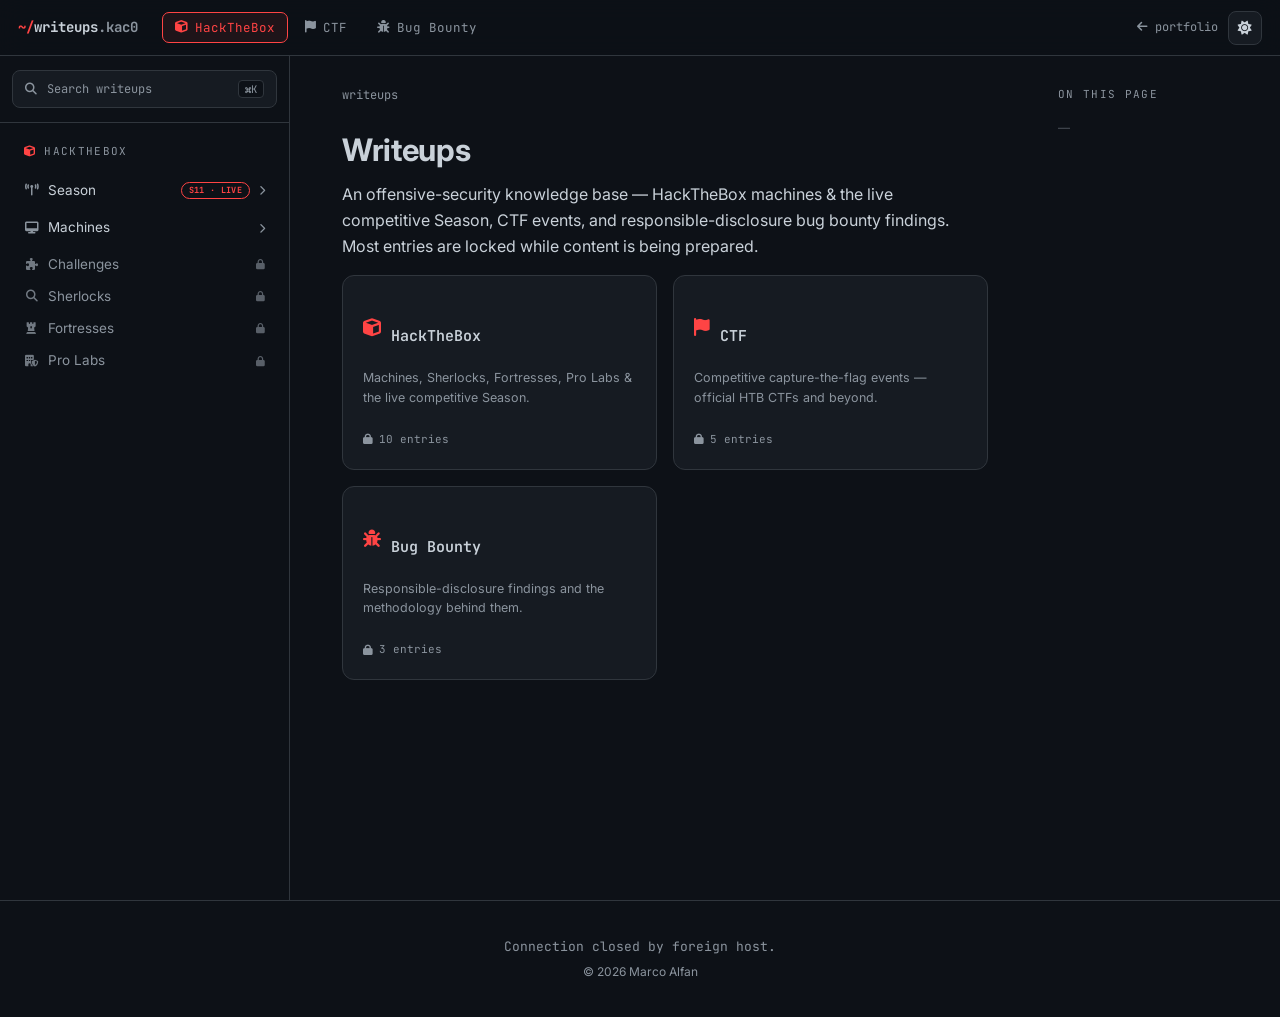
<file: writeups/index.html>
<!DOCTYPE html>
<html lang="en" data-theme="dark">
<head>
  <meta charset="UTF-8">
  <meta name="viewport" content="width=device-width, initial-scale=1.0">
  <meta name="description" content="Writeups by Marco Alfan (kac0) — HackTheBox machines & Season, CTF events, and bug bounty findings. A growing offensive-security knowledge base.">
  <title>Writeups — Marco Alfan</title>
  <link rel="canonical" href="https://marcoalfans.github.io/writeups/">
  <link rel="icon" href="../assets/img/toonme.ico">

  <meta property="og:type" content="website">
  <meta property="og:title" content="Writeups — Marco Alfan">
  <meta property="og:description" content="HackTheBox, CTF & bug bounty writeups — an offensive-security knowledge base.">
  <meta property="og:url" content="https://marcoalfans.github.io/writeups/">
  <meta property="og:image" content="https://marcoalfans.github.io/assets/img/photo-profile.png">
  <meta name="twitter:card" content="summary_large_image">

  <link href="https://fonts.googleapis.com/css2?family=JetBrains+Mono:wght@400;700&family=Inter:wght@300;400;500;600;700&display=swap" rel="stylesheet">
  <link rel="stylesheet" href="https://cdnjs.cloudflare.com/ajax/libs/font-awesome/6.5.0/css/all.min.css">
  <link rel="stylesheet" href="writeups.css">
</head>
<body>

  <!-- Top bar -->
  <header class="wu-topbar">
    <button class="wu-icon-btn wu-hamburger" id="wuHamburger" aria-label="Menu"><i class="fas fa-bars"></i></button>
    <a href="#/" class="wu-brand"><span class="accent">~/</span>writeups<span class="muted">.kac0</span></a>
    <nav class="wu-spaces" id="wuSpaces"></nav>
    <div class="wu-topbar-right">
      <a href="/" class="wu-back" title="Back to portfolio"><i class="fas fa-arrow-left"></i> portfolio</a>
      <button class="wu-icon-btn" id="wuTheme" aria-label="Toggle theme"><i class="fas fa-sun" id="wuThemeIcon"></i></button>
    </div>
  </header>

  <!-- Shell -->
  <div class="wu-shell">
    <aside class="wu-sidebar" id="wuSidebar">
      <div class="wu-sidebar-search">
        <button class="wu-search-btn" id="wuSearchBtn" aria-label="Search">
          <i class="fas fa-magnifying-glass"></i>
          <span class="sb-label">Search writeups</span>
          <kbd>⌘K</kbd>
        </button>
      </div>
      <div class="wu-sidebar-nav" id="wuSidebarNav"></div>
    </aside>
    <main class="wu-main">
      <div class="wu-breadcrumbs" id="wuCrumbs"></div>
      <article class="wu-article" id="wuArticle"></article>
      <nav class="wu-pager" id="wuPager"></nav>
    </main>
    <aside class="wu-toc" id="wuToc"></aside>
  </div>
  <div class="wu-overlay" id="wuOverlay"></div>

  <!-- Footer (same as portfolio) -->
  <footer class="wu-footer">
    <p class="footer-cmd"><span class="muted">Connection closed by foreign host.</span></p>
    <p class="footer-out">© 2026 Marco Alfan</p>
  </footer>

  <!-- Search modal -->
  <div class="wu-search-modal" id="wuSearchModal" role="dialog" aria-modal="true">
    <div class="wu-search-box">
      <div class="wu-search-input-wrap">
        <i class="fas fa-magnifying-glass"></i>
        <input class="wu-search-input" id="wuSearchInput" placeholder="Search machines, CTFs, sections…" autocomplete="off">
        <kbd style="font-family:var(--mono);font-size:10.5px;color:var(--muted);border:1px solid var(--border);border-radius:4px;padding:1px 6px">ESC</kbd>
      </div>
      <div class="wu-search-results" id="wuSearchResults"></div>
    </div>
  </div>

  <script src="nav.js"></script>
  <script>
  (function () {
    const SPACES = WU_NAV.spaces;
    const spaceById = id => SPACES.find(s => s.id === id);

    /* ---------- routing ---------- */
    function parseHash() {
      const raw = (location.hash || '').replace(/^#\/?/, '');
      const parts = raw.split('/').filter(Boolean);
      if (parts.length === 0) return { spaceId: SPACES[0].id, path: [], home: true };
      return { spaceId: parts[0], path: parts.slice(1), home: false };
    }
    function hashFor(spaceId, path) { return '#/' + [spaceId].concat(path || []).join('/'); }

    function findInSpace(space, path) {
      let nodes = space.tree, node = null; const trail = [];
      for (const id of path) {
        node = (nodes || []).find(n => n.id === id);
        if (!node) return null;
        trail.push(node);
        nodes = node.children;
      }
      return { node, trail };
    }
    function flattenLeaves(space) {
      const out = [];
      space.tree.forEach(top => {
        if (top.children) top.children.forEach(ch => out.push({ node: ch, path: [top.id, ch.id], group: top }));
        else out.push({ node: top, path: [top.id], group: null });
      });
      return out;
    }
    const slug = s => s.toLowerCase().replace(/[^\w]+/g, '-').replace(/^-+|-+$/g, '');

    /* ---------- sidebar ---------- */
    function renderSpaces(activeSpaceId) {
      const host = document.getElementById('wuSpaces');
      host.innerHTML = SPACES.map(s =>
        `<button class="wu-space-tab${s.id === activeSpaceId ? ' active' : ''}" data-space="${s.id}">
           <i class="fas ${s.icon}"></i>${s.label}
         </button>`).join('');
      host.querySelectorAll('.wu-space-tab').forEach(b =>
        b.addEventListener('click', () => { location.hash = hashFor(b.dataset.space, []); }));
    }

    function leafLink(node, path, activeStr) {
      const active = path.join('/') === activeStr ? ' active' : '';
      const icon = node.icon ? `fas ${node.icon}` : 'fas fa-file-lines';
      const lock = node.locked ? '<i class="fas fa-lock lk-lock" title="Locked"></i>' : '';
      const badge = node.badge ? `<span class="wu-badge">${node.badge}</span>` : '';
      return `<a class="wu-nav-link${active}" href="${hashFor(curSpace.id, path)}">
                <i class="lk-icon ${icon}"></i><span class="lk-label">${node.label}</span>${badge}${lock}
              </a>`;
    }

    let curSpace = SPACES[0];
    function renderSidebar(space, activeStr) {
      curSpace = space;
      const host = document.getElementById('wuSidebarNav');
      let html = `<div class="wu-space-title"><i class="fas ${space.icon}"></i>${space.label}</div>`;
      // mobile-only space switcher
      html += '<div class="wu-mobile-spaces">' + SPACES.map(s =>
        `<button class="wu-space-tab${s.id === space.id ? ' active' : ''}" data-mspace="${s.id}"><i class="fas ${s.icon}"></i>${s.label}</button>`).join('') + '</div>';

      space.tree.forEach(top => {
        if (top.children) {
          const containsActive = top.children.some(ch => [top.id, ch.id].join('/') === activeStr);
          const icon = top.icon ? `fas ${top.icon}` : 'fas fa-folder';
          const badge = top.badge ? `<span class="wu-badge">${top.badge}</span>` : '';
          html += `<details class="wu-group"${containsActive ? ' open' : ''}>
            <summary><i class="lk-icon ${icon}"></i><span class="lk-label">${top.label}</span>${badge}<i class="fas fa-chevron-right wu-chevron"></i></summary>
            <div class="wu-group-children">` +
            top.children.map(ch => leafLink(ch, [top.id, ch.id], activeStr)).join('') +
            `</div></details>`;
        } else {
          html += leafLink(top, [top.id], activeStr);
        }
      });
      host.innerHTML = html;
      host.querySelectorAll('[data-mspace]').forEach(b =>
        b.addEventListener('click', () => { location.hash = hashFor(b.dataset.mspace, []); closeDrawer(); }));
      host.querySelectorAll('a.wu-nav-link').forEach(a => a.addEventListener('click', closeDrawer));
    }

    /* ---------- content renderers ---------- */
    function lockedPage(node) {
      return `<div class="wu-locked">
        <div class="wu-lock-orb"><i class="fas fa-lock"></i></div>
        <h1>${node.label}</h1>
        <p class="wu-locked-note">This writeup hasn't been published yet. Content is being prepared and will unlock once any disclosure or embargo window has passed.</p>
        <span class="wu-chip"><i class="fas fa-lock"></i> Locked</span>
      </div>`;
    }
    function cardGrid(items) {
      return `<div class="wu-cards">` + items.map(it =>
        `<a class="wu-card" href="${it.hash}">
           <div class="wu-card-head"><i class="fas ${it.icon || 'fa-folder'}"></i><h3>${it.label}</h3></div>
           <p>${it.desc || ''}</p>
           <div class="wu-card-meta"><i class="fas fa-lock"></i> ${it.meta || 'Locked'}</div>
         </a>`).join('') + `</div>`;
    }
    function countLeaves(top) { return top.children ? top.children.length : 1; }

    function renderHome() {
      document.getElementById('wuArticle').innerHTML =
        `<h1>Writeups</h1>
         <p class="wu-lead">An offensive-security knowledge base — HackTheBox machines &amp; the live competitive Season, CTF events, and responsible-disclosure bug bounty findings. Most entries are locked while content is being prepared.</p>` +
        cardGrid(SPACES.map(s => ({
          label: s.label, icon: s.icon, hash: hashFor(s.id, []), desc: s.blurb,
          meta: s.tree.reduce((n, t) => n + countLeaves(t), 0) + ' entries'
        })));
    }
    function renderSpaceIndex(space) {
      document.getElementById('wuArticle').innerHTML =
        `<h1>${space.label}</h1><p class="wu-lead">${space.blurb}</p>` +
        cardGrid(space.tree.map(top => ({
          label: top.label, icon: top.icon, hash: hashFor(space.id, [top.id]),
          desc: top.children ? top.children.map(c => c.label).join(' · ') : 'Writeup section',
          meta: top.badge ? top.badge : (countLeaves(top) + (top.children ? ' categories' : ' · Locked'))
        })));
    }
    function renderGroupIndex(space, top) {
      document.getElementById('wuArticle').innerHTML =
        `<h1>${top.label}</h1><p class="wu-lead">Pick a category.</p>` +
        cardGrid(top.children.map(ch => ({
          label: ch.label, icon: ch.icon || 'fa-file-lines', hash: hashFor(space.id, [top.id, ch.id]),
          desc: '', meta: ch.locked ? 'Locked' : 'Available'
        })));
    }

    /* ---------- breadcrumbs ---------- */
    function renderCrumbs(space, trail, home) {
      const host = document.getElementById('wuCrumbs');
      const parts = [`<a href="#/">writeups</a>`];
      if (!home) {
        parts.push(`<span class="sep">/</span><a href="${hashFor(space.id, [])}">${space.label}</a>`);
        let acc = [];
        trail.forEach((n, i) => {
          acc = acc.concat(n.id);
          const last = i === trail.length - 1;
          parts.push(`<span class="sep">/</span>` +
            (last ? `<span class="crumb-current">${n.label}</span>` : `<a href="${hashFor(space.id, acc.slice())}">${n.label}</a>`));
        });
      }
      host.innerHTML = parts.join('');
    }

    /* ---------- TOC + scrollspy ---------- */
    let spyObserver = null;
    function renderTOC() {
      const host = document.getElementById('wuToc');
      const heads = Array.from(document.querySelectorAll('#wuArticle h2, #wuArticle h3'))
        .filter(h => !h.closest('.wu-card'));   // ignore landing/index card titles
      if (heads.length < 2) { host.innerHTML = `<div class="wu-toc-title">On this page</div><div class="wu-toc-empty">—</div>`; return; }
      heads.forEach(h => { if (!h.id) h.id = slug(h.textContent); });
      host.innerHTML = `<div class="wu-toc-title">On this page</div>` + heads.map(h =>
        `<a href="#${h.id}" class="${h.tagName === 'H3' ? 'sub' : ''}" data-spy="${h.id}">${h.textContent}</a>`).join('');
      if (spyObserver) spyObserver.disconnect();
      const links = host.querySelectorAll('[data-spy]');
      spyObserver = new IntersectionObserver(entries => {
        entries.forEach(e => {
          if (e.isIntersecting) {
            links.forEach(l => l.classList.toggle('active', l.dataset.spy === e.target.id));
          }
        });
      }, { rootMargin: '-80px 0px -70% 0px' });
      heads.forEach(h => spyObserver.observe(h));
    }

    /* ---------- pager ---------- */
    function renderPager(space, path) {
      const host = document.getElementById('wuPager');
      const leaves = flattenLeaves(space);
      const idx = leaves.findIndex(l => l.path.join('/') === path.join('/'));
      if (idx === -1) { host.innerHTML = ''; return; }
      const prev = leaves[idx - 1], next = leaves[idx + 1];
      let html = '';
      html += prev ? `<a href="${hashFor(space.id, prev.path)}"><span class="pg-dir"><i class="fas fa-arrow-left"></i> Previous</span><span class="pg-title">${prev.node.label}</span></a>` : '<span style="flex:1"></span>';
      html += next ? `<a class="next" href="${hashFor(space.id, next.path)}"><span class="pg-dir">Next <i class="fas fa-arrow-right"></i></span><span class="pg-title">${next.node.label}</span></a>` : '<span style="flex:1"></span>';
      host.innerHTML = html;
    }

    /* ---------- router ---------- */
    function route() {
      const { spaceId, path, home } = parseHash();
      const space = spaceById(spaceId) || SPACES[0];
      const activeStr = path.join('/');
      renderSpaces(space.id);
      renderSidebar(space, activeStr);

      if (home) {
        renderHome(); renderCrumbs(space, [], true); document.getElementById('wuPager').innerHTML = '';
      } else if (path.length === 0) {
        renderSpaceIndex(space); renderCrumbs(space, [], false); document.getElementById('wuPager').innerHTML = '';
      } else {
        const found = findInSpace(space, path);
        if (!found) { renderHome(); renderCrumbs(space, [], true); }
        else {
          const node = found.node;
          renderCrumbs(space, found.trail, false);
          if (node.children) { renderGroupIndex(space, node); document.getElementById('wuPager').innerHTML = ''; }
          else if (node.content) { document.getElementById('wuArticle').innerHTML = node.content; renderPager(space, path); }
          else { document.getElementById('wuArticle').innerHTML = lockedPage(node); renderPager(space, path); }
        }
      }
      renderTOC();
      document.querySelector('.wu-main').scrollTop = 0;
      window.scrollTo(0, 0);
    }
    window.addEventListener('hashchange', route);

    /* ---------- theme (synced with portfolio) ---------- */
    const themeIcon = document.getElementById('wuThemeIcon');
    function applyTheme(t) { document.documentElement.setAttribute('data-theme', t); themeIcon.className = t === 'dark' ? 'fas fa-sun' : 'fas fa-moon'; }
    applyTheme(localStorage.getItem('theme') || 'dark');
    document.getElementById('wuTheme').addEventListener('click', () => {
      const next = document.documentElement.getAttribute('data-theme') === 'dark' ? 'light' : 'dark';
      localStorage.setItem('theme', next); applyTheme(next);
    });

    /* ---------- mobile drawer ---------- */
    const sidebar = document.getElementById('wuSidebar'), overlay = document.getElementById('wuOverlay');
    function closeDrawer() { sidebar.classList.remove('open'); overlay.classList.remove('open'); }
    document.getElementById('wuHamburger').addEventListener('click', () => {
      sidebar.classList.toggle('open'); overlay.classList.toggle('open');
    });
    overlay.addEventListener('click', closeDrawer);

    /* ---------- search (⌘K) ---------- */
    const modal = document.getElementById('wuSearchModal');
    const input = document.getElementById('wuSearchInput');
    const results = document.getElementById('wuSearchResults');
    let searchIndex = [], activeResult = 0;
    SPACES.forEach(s => s.tree.forEach(top => {
      if (top.children) top.children.forEach(ch => searchIndex.push({ label: ch.label, icon: ch.icon || 'fa-file-lines', hash: hashFor(s.id, [top.id, ch.id]), path: s.label + ' › ' + top.label }));
      else searchIndex.push({ label: top.label, icon: top.icon || 'fa-folder', hash: hashFor(s.id, [top.id]), path: s.label });
    }));
    function drawResults(q) {
      const list = q ? searchIndex.filter(r => (r.label + ' ' + r.path).toLowerCase().includes(q.toLowerCase())) : searchIndex;
      activeResult = 0;
      if (!list.length) { results.innerHTML = `<div class="wu-search-empty">No matches.</div>`; return; }
      results.innerHTML = list.map((r, i) =>
        `<div class="wu-result${i === 0 ? ' active' : ''}" data-hash="${r.hash}"><i class="fas ${r.icon}"></i><span class="r-label">${r.label}</span><span class="r-path">${r.path}</span></div>`).join('');
      Array.from(results.children).forEach(el => {
        if (!el.dataset.hash) return;
        el.addEventListener('click', () => { location.hash = el.dataset.hash; closeSearch(); });
      });
    }
    function openSearch() { modal.classList.add('open'); input.value = ''; drawResults(''); input.focus(); }
    function closeSearch() { modal.classList.remove('open'); }
    document.getElementById('wuSearchBtn').addEventListener('click', openSearch);
    input.addEventListener('input', () => drawResults(input.value));
    modal.addEventListener('click', e => { if (e.target === modal) closeSearch(); });
    document.addEventListener('keydown', e => {
      if ((e.metaKey || e.ctrlKey) && e.key.toLowerCase() === 'k') { e.preventDefault(); modal.classList.contains('open') ? closeSearch() : openSearch(); return; }
      if (!modal.classList.contains('open')) return;
      const items = Array.from(results.querySelectorAll('.wu-result'));
      if (e.key === 'Escape') closeSearch();
      else if (e.key === 'ArrowDown') { e.preventDefault(); activeResult = Math.min(activeResult + 1, items.length - 1); }
      else if (e.key === 'ArrowUp') { e.preventDefault(); activeResult = Math.max(activeResult - 1, 0); }
      else if (e.key === 'Enter') { const el = items[activeResult]; if (el) { location.hash = el.dataset.hash; closeSearch(); } return; }
      items.forEach((el, i) => el.classList.toggle('active', i === activeResult));
      if (items[activeResult]) items[activeResult].scrollIntoView({ block: 'nearest' });
    });

    /* ---------- go ---------- */
    route();
  })();
  </script>
</body>
</html>
</file>
<file: writeups/writeups.css>
/* ===== Design tokens (kept in sync with portfolio style.css) ===== */
:root {
  --bg:       #0d1117;
  --bg-alt:   #161b22;
  --bg-card:  #161b22;
  --border:   #30363d;
  --text:     #c9d1d9;
  --muted:    #8b949e;
  --accent:   #ff4444;
  --accent-h: #ff6666;
  --green:    #7ee787;
  --blue:     #58a6ff;
  --yellow:   #e3b341;
  --nav-bg:   rgba(13,17,23,0.92);
  --mono:     'JetBrains Mono', 'Fira Code', monospace;
  --sans:     'Inter', system-ui, sans-serif;
  --topbar-h: 56px;
  --sidebar-w: 290px;
  --toc-w: 240px;
}
[data-theme="light"] {
  --bg:#ffffff; --bg-alt:#f6f8fa; --bg-card:#ffffff; --border:#d0d7de;
  --text:#24292f; --muted:#57606a; --accent:#cf222e; --accent-h:#a40e26;
  --green:#1a7f37; --blue:#0969da; --yellow:#9a6700; --nav-bg:rgba(255,255,255,0.92);
}

*, *::before, *::after { box-sizing: border-box; margin: 0; padding: 0; }
html { scroll-behavior: smooth; }
body { background: var(--bg); color: var(--text); font-family: var(--sans); line-height: 1.6; }
a { color: var(--blue); text-decoration: none; }

/* ===== Top bar ===== */
.wu-topbar {
  position: fixed; top: 0; left: 0; right: 0; z-index: 100; height: var(--topbar-h);
  background: var(--nav-bg); backdrop-filter: blur(12px);
  border-bottom: 1px solid var(--border);
  display: flex; align-items: center; gap: 18px; padding: 0 18px;
}
.wu-brand { font-family: var(--mono); font-size: 14px; font-weight: 700; color: var(--text); white-space: nowrap; }
.wu-brand .accent { color: var(--accent); }
.wu-brand .muted  { color: var(--muted); }
.wu-spaces { display: flex; gap: 4px; margin-left: 6px; }
.wu-space-tab {
  font-family: var(--mono); font-size: 12.5px; color: var(--muted);
  padding: 6px 12px; border-radius: 7px; cursor: pointer; border: 1px solid transparent;
  display: inline-flex; align-items: center; gap: 7px; transition: .15s; background: none;
}
.wu-space-tab:hover { color: var(--text); border-color: var(--border); }
.wu-space-tab.active { color: var(--accent); border-color: var(--accent); background: rgba(255,68,68,.08); }
.wu-topbar-right { margin-left: auto; display: flex; align-items: center; gap: 10px; }
.wu-search-btn {
  display: flex; align-items: center; gap: 10px; width: 100%;
  background: var(--bg-alt); border: 1px solid var(--border); color: var(--muted);
  font-family: var(--mono); font-size: 12px; padding: 9px 12px; border-radius: 8px; cursor: pointer;
  transition: .15s;
}
.wu-search-btn:hover { border-color: var(--accent); color: var(--text); }
.wu-search-btn kbd {
  margin-left: auto; font-family: var(--mono); font-size: 10.5px;
  background: var(--bg); border: 1px solid var(--border); border-radius: 4px; padding: 1px 6px; color: var(--muted);
}
.wu-icon-btn {
  width: 34px; height: 34px; border-radius: 8px; cursor: pointer;
  background: var(--bg-card); border: 1px solid var(--border); color: var(--text);
  display: inline-flex; align-items: center; justify-content: center; font-size: 14px; transition: .15s;
}
.wu-icon-btn:hover { border-color: var(--accent); color: var(--accent); }
.wu-back { font-family: var(--mono); font-size: 12px; color: var(--muted); white-space: nowrap; }
.wu-back:hover { color: var(--accent); }
.wu-hamburger { display: none; }

/* ===== Shell layout ===== */
.wu-shell {
  display: grid;
  grid-template-columns: var(--sidebar-w) minmax(0, 1fr) var(--toc-w);
  max-width: 1500px; margin: 0 auto;
  padding-top: var(--topbar-h);   /* clear the fixed topbar so sticky panes start below it */
}

/* ===== Sidebar ===== */
.wu-sidebar {
  position: sticky; top: var(--topbar-h); align-self: start;
  height: calc(100vh - var(--topbar-h));
  border-right: 1px solid var(--border);
  display: flex; flex-direction: column;
}
.wu-sidebar-search { flex-shrink: 0; padding: 14px 12px; border-bottom: 1px solid var(--border); }
.wu-sidebar-nav {
  flex: 1; overflow-y: auto; padding: 14px 12px 60px;
  scrollbar-width: thin; scrollbar-color: var(--border) transparent;
}
.wu-sidebar-nav::-webkit-scrollbar { width: 8px; }
.wu-sidebar-nav::-webkit-scrollbar-thumb { background: var(--border); border-radius: 8px; }
.wu-space-title {
  font-family: var(--mono); font-size: 11px; text-transform: uppercase; letter-spacing: .12em;
  color: var(--muted); padding: 6px 12px 12px; display: flex; align-items: center; gap: 8px;
}
.wu-space-title i { color: var(--accent); }

.wu-nav-link {
  display: flex; align-items: center; gap: 9px;
  font-size: 13.5px; color: var(--muted); padding: 7px 12px; border-radius: 7px;
  cursor: pointer; transition: .12s; position: relative; line-height: 1.35;
}
.wu-nav-link:hover { color: var(--text); background: var(--bg-alt); }
.wu-nav-link .lk-icon { width: 15px; text-align: center; font-size: 12px; opacity: .8; flex-shrink: 0; }
.wu-nav-link .lk-label { flex: 1; }
.wu-nav-link .lk-lock { font-size: 10px; color: var(--muted); opacity: .6; }
.wu-nav-link.active {
  color: var(--accent); background: rgba(255,68,68,.10); font-weight: 600;
}
.wu-nav-link.active::before {
  content: ''; position: absolute; left: 0; top: 6px; bottom: 6px; width: 2.5px;
  background: var(--accent); border-radius: 2px;
}
.wu-badge {
  font-family: var(--mono); font-size: 8.5px; font-weight: 700; letter-spacing: .04em;
  color: var(--accent); border: 1px solid var(--accent); border-radius: 20px; padding: 1px 7px;
}

/* groups (collapsible) */
.wu-group { margin-bottom: 2px; }
.wu-group > summary {
  list-style: none; cursor: pointer; display: flex; align-items: center; gap: 9px;
  font-size: 13.5px; color: var(--text); padding: 7px 12px; border-radius: 7px; transition: .12s; user-select: none;
}
.wu-group > summary::-webkit-details-marker { display: none; }
.wu-group > summary:hover { background: var(--bg-alt); }
.wu-group > summary .lk-icon { width: 15px; text-align: center; font-size: 12px; color: var(--muted); flex-shrink: 0; }
.wu-group > summary .lk-label { flex: 1; }
.wu-chevron { font-size: 10px; color: var(--muted); transition: transform .2s; }
.wu-group[open] > summary .wu-chevron { transform: rotate(90deg); }
.wu-group-children { margin: 2px 0 6px 14px; padding-left: 8px; border-left: 1px solid var(--border); }

/* ===== Main content ===== */
.wu-main { padding: 30px 52px 90px; min-width: 0; }
.wu-breadcrumbs {
  font-family: var(--mono); font-size: 12px; color: var(--muted);
  display: flex; flex-wrap: wrap; align-items: center; gap: 7px; margin-bottom: 26px;
}
.wu-breadcrumbs span.sep { opacity: .5; }
.wu-breadcrumbs a { color: var(--muted); }
.wu-breadcrumbs a:hover { color: var(--accent); }
.wu-breadcrumbs .crumb-current { color: var(--text); }

.wu-article { max-width: 720px; }
.wu-article h1 { font-size: 31px; font-weight: 700; line-height: 1.2; margin-bottom: 14px; letter-spacing: -.01em; }
.wu-article h2 {
  font-size: 23px; font-weight: 600; margin: 42px 0 16px; padding-top: 24px;
  border-top: 1px solid var(--border); scroll-margin-top: 80px;
}
.wu-article h3 { font-size: 18px; font-weight: 600; margin: 28px 0 12px; scroll-margin-top: 80px; }
.wu-article p { color: var(--text); margin-bottom: 16px; }
.wu-article a { color: var(--blue); }
.wu-article a:hover { text-decoration: underline; }
.wu-article ul, .wu-article ol { margin: 0 0 16px 22px; color: var(--text); }
.wu-article li { margin-bottom: 6px; }
.wu-article code {
  font-family: var(--mono); font-size: 85%; background: var(--bg-alt);
  border: 1px solid var(--border); border-radius: 5px; padding: 1px 6px;
}
.wu-article pre {
  background: var(--bg-alt); border: 1px solid var(--border); border-radius: 10px;
  padding: 16px; overflow-x: auto; margin-bottom: 18px; position: relative;
}
.wu-article pre code { background: none; border: none; padding: 0; font-size: 13px; }

/* lead / intro */
.wu-lead { font-size: 16px; color: var(--muted); margin-bottom: 30px; max-width: 640px; }

/* space landing cards */
.wu-cards { display: grid; grid-template-columns: repeat(auto-fill, minmax(220px, 1fr)); gap: 16px; margin-top: 8px; }
.wu-card {
  background: var(--bg-card); border: 1px solid var(--border); border-radius: 12px;
  padding: 20px; cursor: pointer; transition: .18s; display: flex; flex-direction: column; gap: 8px;
}
.wu-card:hover { border-color: var(--accent); transform: translateY(-3px); }
.wu-card-head { display: flex; align-items: center; gap: 10px; }
.wu-card-head i { font-size: 18px; color: var(--accent); }
.wu-card h3 { font-family: var(--mono); font-size: 15px; color: var(--text); }
.wu-card p { font-size: 12.5px; color: var(--muted); line-height: 1.55; flex: 1; }
.wu-card-meta { font-family: var(--mono); font-size: 11px; color: var(--muted); display: flex; align-items: center; gap: 6px; }

/* ===== Locked state ===== */
.wu-locked {
  border: 1px dashed var(--border); border-radius: 16px; padding: 56px 32px;
  text-align: center; background: var(--bg-alt); margin-top: 10px;
}
.wu-lock-orb {
  width: 64px; height: 64px; border-radius: 50%; margin: 0 auto 22px;
  display: flex; align-items: center; justify-content: center; font-size: 24px;
  color: var(--accent); border: 1px solid var(--accent);
  background: rgba(255,68,68,.07); box-shadow: 0 0 22px rgba(255,68,68,.18);
}
.wu-locked h1 { font-size: 26px; margin-bottom: 10px; }
.wu-locked .wu-locked-note { color: var(--muted); font-size: 14px; max-width: 420px; margin: 0 auto 20px; }
.wu-chip {
  display: inline-flex; align-items: center; gap: 7px; font-family: var(--mono); font-size: 12px;
  color: var(--muted); border: 1px solid var(--border); border-radius: 20px; padding: 5px 14px;
}
.wu-chip i { color: var(--accent); }

/* ===== Pager (prev/next) ===== */
.wu-pager { display: flex; gap: 14px; margin-top: 56px; max-width: 720px; }
.wu-pager a {
  flex: 1; border: 1px solid var(--border); border-radius: 10px; padding: 14px 16px;
  transition: .15s; min-width: 0;
}
.wu-pager a:hover { border-color: var(--accent); }
.wu-pager .pg-dir { font-family: var(--mono); font-size: 11px; color: var(--muted); display: block; margin-bottom: 4px; }
.wu-pager .pg-title { font-size: 14px; color: var(--text); display: block; white-space: nowrap; overflow: hidden; text-overflow: ellipsis; }
.wu-pager .next { text-align: right; }

/* ===== Right TOC ===== */
.wu-toc {
  position: sticky; top: var(--topbar-h); align-self: start;
  height: calc(100vh - var(--topbar-h)); overflow-y: auto; padding: 30px 18px 60px;
}
.wu-toc-title { font-family: var(--mono); font-size: 11px; text-transform: uppercase; letter-spacing: .12em; color: var(--muted); margin-bottom: 14px; }
.wu-toc a {
  display: block; font-size: 12.5px; color: var(--muted); padding: 4px 0 4px 12px;
  border-left: 2px solid var(--border); transition: .12s; line-height: 1.4;
}
.wu-toc a.sub { padding-left: 24px; }
.wu-toc a:hover { color: var(--text); }
.wu-toc a.active { color: var(--accent); border-left-color: var(--accent); }
.wu-toc-empty { font-size: 12px; color: var(--muted); opacity: .5; }

/* ===== Search modal ===== */
.wu-search-modal {
  display: none; position: fixed; inset: 0; z-index: 300;
  background: rgba(0,0,0,.55); backdrop-filter: blur(3px); padding-top: 12vh; justify-content: center;
}
.wu-search-modal.open { display: flex; }
.wu-search-box {
  width: min(580px, 92vw); height: max-content; max-height: 70vh; background: var(--bg-card);
  border: 1px solid var(--border); border-radius: 14px; overflow: hidden;
  box-shadow: 0 24px 70px rgba(0,0,0,.6); display: flex; flex-direction: column;
}
.wu-search-input-wrap { display: flex; align-items: center; gap: 12px; padding: 16px 18px; border-bottom: 1px solid var(--border); }
.wu-search-input-wrap i { color: var(--muted); }
.wu-search-input {
  flex: 1; background: none; border: none; outline: none; color: var(--text);
  font-family: var(--sans); font-size: 15px;
}
.wu-search-results { overflow-y: auto; padding: 8px; }
.wu-result {
  display: flex; align-items: center; gap: 12px; padding: 11px 14px; border-radius: 9px; cursor: pointer;
}
.wu-result i { color: var(--muted); width: 16px; text-align: center; }
.wu-result .r-label { font-size: 14px; color: var(--text); }
.wu-result .r-path { font-family: var(--mono); font-size: 11px; color: var(--muted); margin-left: auto; }
.wu-result.active, .wu-result:hover { background: var(--bg-alt); }
.wu-result.active i, .wu-result.active .r-label { color: var(--accent); }
.wu-search-empty { padding: 30px; text-align: center; color: var(--muted); font-size: 13px; }

/* ===== Footer (mirrors portfolio) ===== */
.wu-footer { padding: 36px 24px; border-top: 1px solid var(--border); text-align: center; }
.wu-footer .footer-cmd { font-family: var(--mono); font-size: 13px; }
.wu-footer .footer-cmd .muted { color: var(--muted); }
.wu-footer .footer-out { font-size: 12px; color: var(--muted); margin-top: 4px; }

/* ===== Mobile ===== */
.wu-overlay { display: none; position: fixed; inset: var(--topbar-h) 0 0; background: rgba(0,0,0,.5); z-index: 90; }
@media (max-width: 1100px) {
  .wu-shell { grid-template-columns: var(--sidebar-w) minmax(0, 1fr); }
  .wu-toc { display: none; }
}
@media (max-width: 860px) {
  .wu-shell { grid-template-columns: 1fr; }
  .wu-hamburger { display: inline-flex; }
  .wu-spaces { display: none; }
  .wu-back { display: none; }
  .wu-sidebar {
    position: fixed; top: var(--topbar-h); left: 0; bottom: 0; width: 300px; z-index: 95;
    background: var(--bg); transform: translateX(-100%); transition: transform .25s ease;
    border-right: 1px solid var(--border);
  }
  .wu-sidebar.open { transform: translateX(0); }
  .wu-overlay.open { display: block; }
  .wu-main { padding: 24px 22px 80px; }
  .wu-mobile-spaces { display: flex; gap: 6px; padding: 0 4px 14px; flex-wrap: wrap; }
}
@media (min-width: 861px) { .wu-mobile-spaces { display: none; } }
</file>
